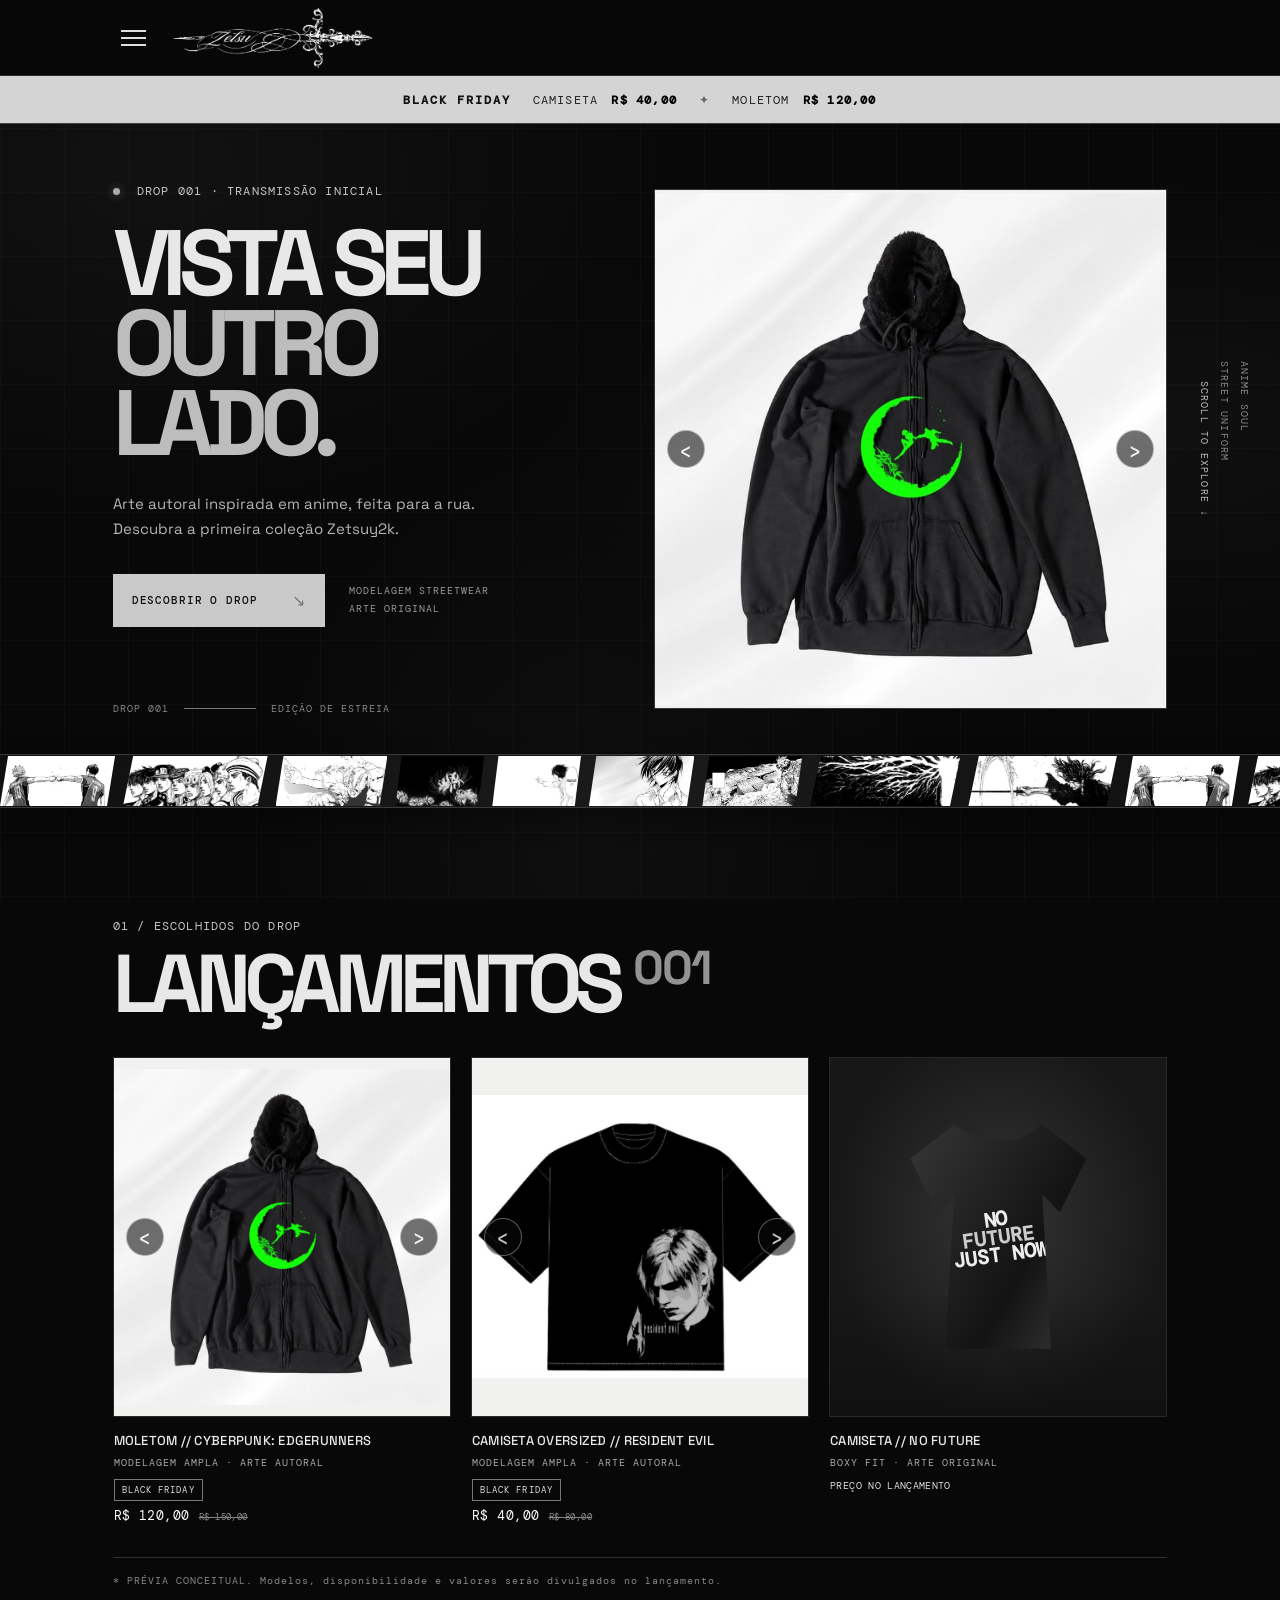
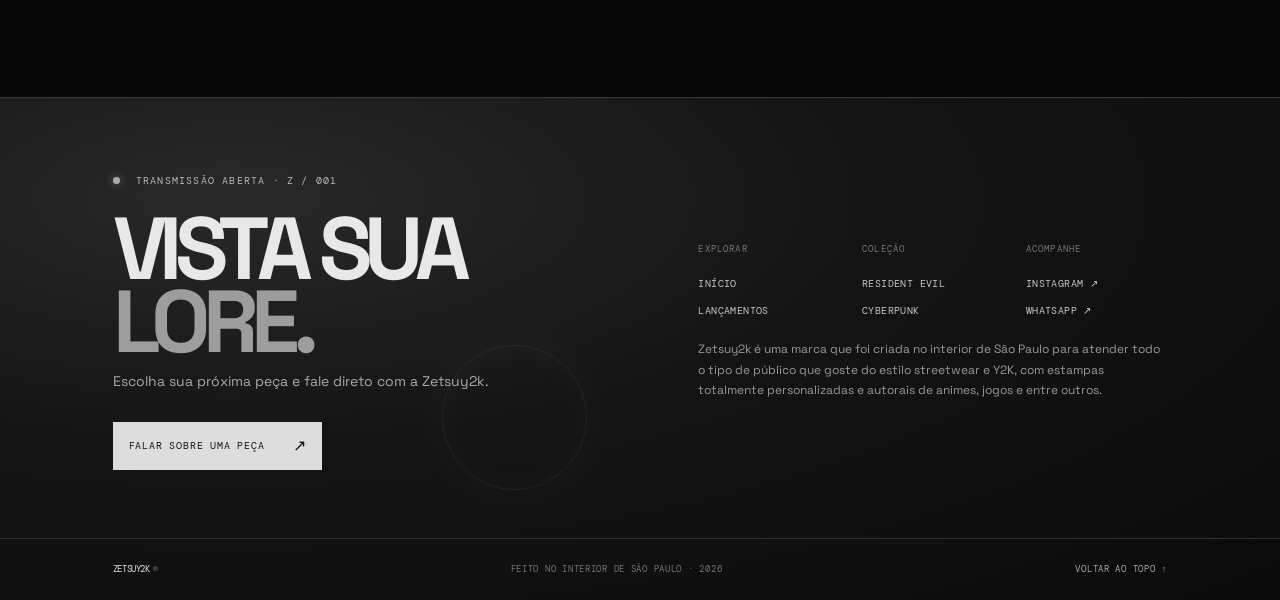
<file: index.html>
﻿<!doctype html>
<html lang="pt-BR">
<head>
  <meta charset="utf-8">
  <meta name="viewport" content="width=device-width, initial-scale=1">
  <meta name="theme-color" content="#101010">
  <meta name="description" content="Zetsuy2k — roupas streetwear com arte autoral inspirada no universo anime e na estética Y2K.">
  <title>Zetsuy2k — vista seu outro lado</title>
  <link rel="preconnect" href="https://fonts.googleapis.com">
  <link rel="preconnect" href="https://fonts.gstatic.com" crossorigin>
  <link href="https://fonts.googleapis.com/css2?family=DM+Mono:wght@400;500&family=New+Rocker&family=Space+Grotesk:wght@400;500;600;700&display=swap" rel="stylesheet">
  <link rel="stylesheet" href="style.css">
</head>
<body>
  <header class="site-header">
    <button class="menu-toggle" type="button" aria-label="Abrir menu" aria-expanded="false" aria-controls="site-menu"><span></span><span></span><span></span></button>
    <a class="logo" href="#inicio" aria-label="Zetsuy2k, início"><img class="logo-image" src="assets/zetsuy2k-mark.png" alt="Zetsuy2k"></a>
    <nav class="menu-drawer" id="site-menu" aria-label="Navegação principal" hidden>
      <p class="menu-note">PEDIDOS VIA DM</p>
      <a class="menu-social menu-whatsapp" href="https://wa.me/5516991277349?text=Opa%2C%20tudo%20bem%3F%20Vi%20suas%20pe%C3%A7as%20l%C3%A1%20no%20site%20e%20gostaria%20de%20encomendar%20elas%2Ftirar%20umas%20d%C3%BAvidas%20com%20voc%C3%AA%21" target="_blank" rel="noreferrer" aria-label="WhatsApp da Zetsuy2k" title="WhatsApp">
        <svg class="whatsapp-icon" viewBox="0 0 24 24" aria-hidden="true"><path d="M20 11.5a8 8 0 0 1-11.8 7L4 19.7l1.2-4.1A8 8 0 1 1 20 11.5Z"/><path d="M8.2 7.2c-.5.1-.9.5-1.1 1.1-.3 1 .5 2.8 2 4.5 1.4 1.6 3.6 2.9 4.8 2.5.7-.2 1.1-.7 1.3-1.3l-2.3-1.1-1 .9c-.9-.4-1.9-1.4-2.4-2.4l.9-1-1.1-2.3c-.4-.1-.8-.1-1.1.1Z"/></svg>
        <span>WHATSAPP</span>
      </a>
      <a class="menu-social menu-instagram" href="https://www.instagram.com/zetsuy2k/" target="_blank" rel="noreferrer" aria-label="Instagram da Zetsuy2k" title="Instagram">
        <svg class="instagram-icon" viewBox="0 0 24 24" aria-hidden="true"><rect x="3" y="3" width="18" height="18" rx="5"/><circle cx="12" cy="12" r="4"/><circle class="instagram-dot" cx="18" cy="6" r="1"/></svg>
        <span>INSTAGRAM</span>
      </a>
      <div class="menu-categories" aria-label="Animes e jogos disponíveis">
        <a href="resident-evil.html">RESIDENT EVIL</a>
        <a href="cyberpunk.html">CYBERPUNK</a>
      </div>
    </nav>
  </header>

  <aside class="promo-strip" aria-label="Promoção Black Friday">
    <span class="promo-name">BLACK FRIDAY</span>
    <a href="resident-evil.html">CAMISETA <strong>R$ 40,00</strong></a>
    <span class="promo-divider" aria-hidden="true">✦</span>
    <a href="cyberpunk.html">MOLETOM <strong>R$ 120,00</strong></a>
  </aside>

  <main>
    <section class="hero" id="inicio">
      <div class="hero-copy">
        <p class="eyebrow"><span class="pulse"></span> DROP 001 · TRANSMISSÃO INICIAL</p>
        <h1>VISTA SEU<br><span>OUTRO LADO.</span></h1>
        <p class="hero-text">Arte autoral inspirada em anime, feita para a rua. Descubra a primeira coleção Zetsuy2k.</p>
        <div class="hero-actions"><a class="button button-light" href="#drop">DESCOBRIR O DROP <span>↘</span></a><span class="small-note">MODELAGEM STREETWEAR<br>ARTE ORIGINAL</span></div>
        <div class="hero-index"><span>DROP 001</span><span class="index-line"></span><span>EDIÇÃO DE ESTREIA</span></div>
      </div>
      <div class="hero-art product-gallery hero-gallery" id="hero-gallery" data-gallery="hoodie" role="group" aria-label="Destaque: galeria de fotos do moletom Zetsuy2k" aria-roledescription="carrossel" tabindex="0">
        <div class="art-grid"></div><div class="orbit orbit-one"></div><div class="orbit orbit-two"></div>
        <img class="gallery-backdrop" src="assets/moletom-frente.jpg" alt="" aria-hidden="true">
        <img class="gallery-photo product-cutout" src="assets/moletom-frente.jpg" alt="Moletom Zetsuy2k preto visto de frente, com estampa verde" tabindex="0" aria-haspopup="dialog">
        <button class="gallery-arrow gallery-prev" type="button" aria-label="Imagem anterior">‹</button>
        <button class="gallery-arrow gallery-next" type="button" aria-label="Próxima imagem">›</button>
      </div>
      <div class="hero-side">ANIME SOUL<br>STREET UNIFORM<br><span>SCROLL TO EXPLORE ↓</span></div>
    </section>

    <section class="ticker" aria-label="Conceito da marca">
      <div>
        <span class="ticker-loop" aria-hidden="true"><img src="assets/manga-ticker/01-haikyuu.jpg" alt=""><img src="assets/manga-ticker/02-jojo.jpg" alt=""><img src="assets/manga-ticker/03-manga-panel.jpg" alt=""><img src="assets/manga-ticker/04-flowers.jpg" alt=""><img src="assets/manga-ticker/05-death-note.jpg" alt=""><img src="assets/manga-ticker/06-manga-portrait.jpg" alt=""><img src="assets/manga-ticker/07-manga-city.jpg" alt=""><img src="assets/manga-ticker/08-lightning.jpg" alt=""><img src="assets/manga-ticker/09-sword.jpg" alt=""></span>
        <span class="ticker-loop" aria-hidden="true"><img src="assets/manga-ticker/01-haikyuu.jpg" alt=""><img src="assets/manga-ticker/02-jojo.jpg" alt=""><img src="assets/manga-ticker/03-manga-panel.jpg" alt=""><img src="assets/manga-ticker/04-flowers.jpg" alt=""><img src="assets/manga-ticker/05-death-note.jpg" alt=""><img src="assets/manga-ticker/06-manga-portrait.jpg" alt=""><img src="assets/manga-ticker/07-manga-city.jpg" alt=""><img src="assets/manga-ticker/08-lightning.jpg" alt=""><img src="assets/manga-ticker/09-sword.jpg" alt=""></span>
        <span class="ticker-loop" aria-hidden="true"><img src="assets/manga-ticker/01-haikyuu.jpg" alt=""><img src="assets/manga-ticker/02-jojo.jpg" alt=""><img src="assets/manga-ticker/03-manga-panel.jpg" alt=""><img src="assets/manga-ticker/04-flowers.jpg" alt=""><img src="assets/manga-ticker/05-death-note.jpg" alt=""><img src="assets/manga-ticker/06-manga-portrait.jpg" alt=""><img src="assets/manga-ticker/07-manga-city.jpg" alt=""><img src="assets/manga-ticker/08-lightning.jpg" alt=""><img src="assets/manga-ticker/09-sword.jpg" alt=""></span>
        <span class="ticker-loop" aria-hidden="true"><img src="assets/manga-ticker/01-haikyuu.jpg" alt=""><img src="assets/manga-ticker/02-jojo.jpg" alt=""><img src="assets/manga-ticker/03-manga-panel.jpg" alt=""><img src="assets/manga-ticker/04-flowers.jpg" alt=""><img src="assets/manga-ticker/05-death-note.jpg" alt=""><img src="assets/manga-ticker/06-manga-portrait.jpg" alt=""><img src="assets/manga-ticker/07-manga-city.jpg" alt=""><img src="assets/manga-ticker/08-lightning.jpg" alt=""><img src="assets/manga-ticker/09-sword.jpg" alt=""></span>
      </div>
    </section>

    <section class="drop section-wrap" id="drop">
      <div class="section-heading"><div><p class="eyebrow">01 / ESCOLHIDOS DO DROP</p><h2>LANÇAMENTOS <span>001</span></h2></div></div>
      <div class="product-grid">
        <article class="product-card">
          <div class="product-image product-one product-gallery" id="hoodie-gallery" data-gallery="hoodie" role="group" aria-label="Galeria de fotos do moletom Zetsuy2k" aria-roledescription="carrossel" tabindex="0">
            <img class="gallery-backdrop" src="assets/moletom-frente.jpg" alt="" aria-hidden="true">
            <img class="gallery-photo product-cutout" src="assets/moletom-frente.jpg" alt="Moletom Zetsuy2k preto visto de frente, com estampa verde" tabindex="0" aria-haspopup="dialog">
            <button class="gallery-arrow gallery-prev" type="button" aria-label="Imagem anterior">‹</button>
            <button class="gallery-arrow gallery-next" type="button" aria-label="Próxima imagem">›</button>
          </div>
          <div class="product-info"><div><h3><a href="cyberpunk.html">MOLETOM // CYBERPUNK: EDGERUNNERS</a></h3><p>MODELAGEM AMPLA · ARTE AUTORAL</p><span class="sale-tag">BLACK FRIDAY</span><strong class="sale-price">R$ 120,00 <del>R$ 150,00</del></strong></div></div>
        </article>
        <article class="product-card">
          <div class="product-image product-two product-gallery" id="tee-gallery" data-gallery="tee" role="group" aria-label="Galeria de fotos da camiseta Resident Evil" aria-roledescription="carrossel" tabindex="0">
            <img class="gallery-backdrop" src="assets/camiseta-resident-frente.jpg" alt="" aria-hidden="true">
            <img class="gallery-photo product-cutout" src="assets/camiseta-resident-frente.jpg" alt="Camiseta preta Zetsuy2k com estampa de Resident Evil, vista de frente" tabindex="0" aria-haspopup="dialog">
            <button class="gallery-arrow gallery-prev" type="button" aria-label="Imagem anterior">‹</button>
            <button class="gallery-arrow gallery-next" type="button" aria-label="Próxima imagem">›</button>
          </div>
          <div class="product-info"><div><h3><a href="resident-evil.html">CAMISETA OVERSIZED // RESIDENT EVIL</a></h3><p>MODELAGEM AMPLA · ARTE AUTORAL</p><span class="sale-tag">BLACK FRIDAY</span><strong class="sale-price">R$ 40,00 <del>R$ 80,00</del></strong></div></div>
        </article>
        <article class="product-card">
          <div class="product-image product-three"><div class="mock-tee"><div class="tee-print">NO<br><span>FUTURE</span><br>JUST NOW</div></div></div>
          <div class="product-info"><div><h3>CAMISETA // NO FUTURE</h3><p>BOXY FIT · ARTE ORIGINAL</p><strong>PREÇO NO LANÇAMENTO</strong></div></div>
        </article>
      </div>
      <p class="drop-footnote">* PRÉVIA CONCEITUAL. Modelos, disponibilidade e valores serão divulgados no lançamento.</p>
    </section>

  </main>

  <footer class="site-footer" id="contato">
    <div class="footer-main">
      <div class="footer-signoff">
        <p class="eyebrow"><span class="pulse"></span> TRANSMISSÃO ABERTA · Z / 001</p>
        <h2>VISTA SUA<br><span>LORE.</span></h2>
        <p>Escolha sua próxima peça e fale direto com a Zetsuy2k.</p>
        <a class="footer-cta" href="https://wa.me/5516991277349?text=Opa%2C%20vi%20o%20site%20da%20Zetsuy2k%20e%20quero%20saber%20mais%20sobre%20as%20pe%C3%A7as." target="_blank" rel="noreferrer">FALAR SOBRE UMA PEÇA <span>↗</span></a>
      </div>
      <div class="footer-nav-area">
        <nav class="footer-links" aria-label="Links do rodapé">
          <div><span class="footer-label">EXPLORAR</span><a href="#inicio">INÍCIO</a><a href="#drop">LANÇAMENTOS</a></div>
          <div><span class="footer-label">COLEÇÃO</span><a href="resident-evil.html">RESIDENT EVIL</a><a href="cyberpunk.html">CYBERPUNK</a></div>
          <div><span class="footer-label">ACOMPANHE</span><a href="https://www.instagram.com/zetsuy2k/" target="_blank" rel="noreferrer">INSTAGRAM ↗</a><a href="https://wa.me/5516991277349" target="_blank" rel="noreferrer">WHATSAPP ↗</a></div>
        </nav>
        <p class="footer-letter">Zetsuy2k &eacute; uma marca que foi criada no interior de S&atilde;o Paulo para atender todo o tipo de p&uacute;blico que goste do estilo streetwear e Y2K, com estampas totalmente personalizadas e autorais de animes, jogos e entre outros.</p>
      </div>
    </div>
    <div class="footer-bottom"><a class="footer-brand" href="#inicio">ZETSUY2K<span>®</span></a><span>FEITO NO INTERIOR DE SÃO PAULO · 2026</span><a class="footer-top" href="#inicio" aria-label="Voltar ao topo">VOLTAR AO TOPO ↑</a></div>
  </footer>

  <div class="image-lightbox" id="image-lightbox" aria-hidden="true" role="dialog" aria-modal="true" aria-label="Imagem ampliada">
    <button class="lightbox-close" type="button" aria-label="Fechar imagem ampliada">×</button>
    <button class="lightbox-arrow lightbox-prev" type="button" aria-label="Imagem anterior">‹</button>
    <img class="lightbox-photo" alt="">
    <button class="lightbox-arrow lightbox-next" type="button" aria-label="Próxima imagem">›</button>
  </div>
  <script src="script.js" defer></script>
</body>
</html>
</file>
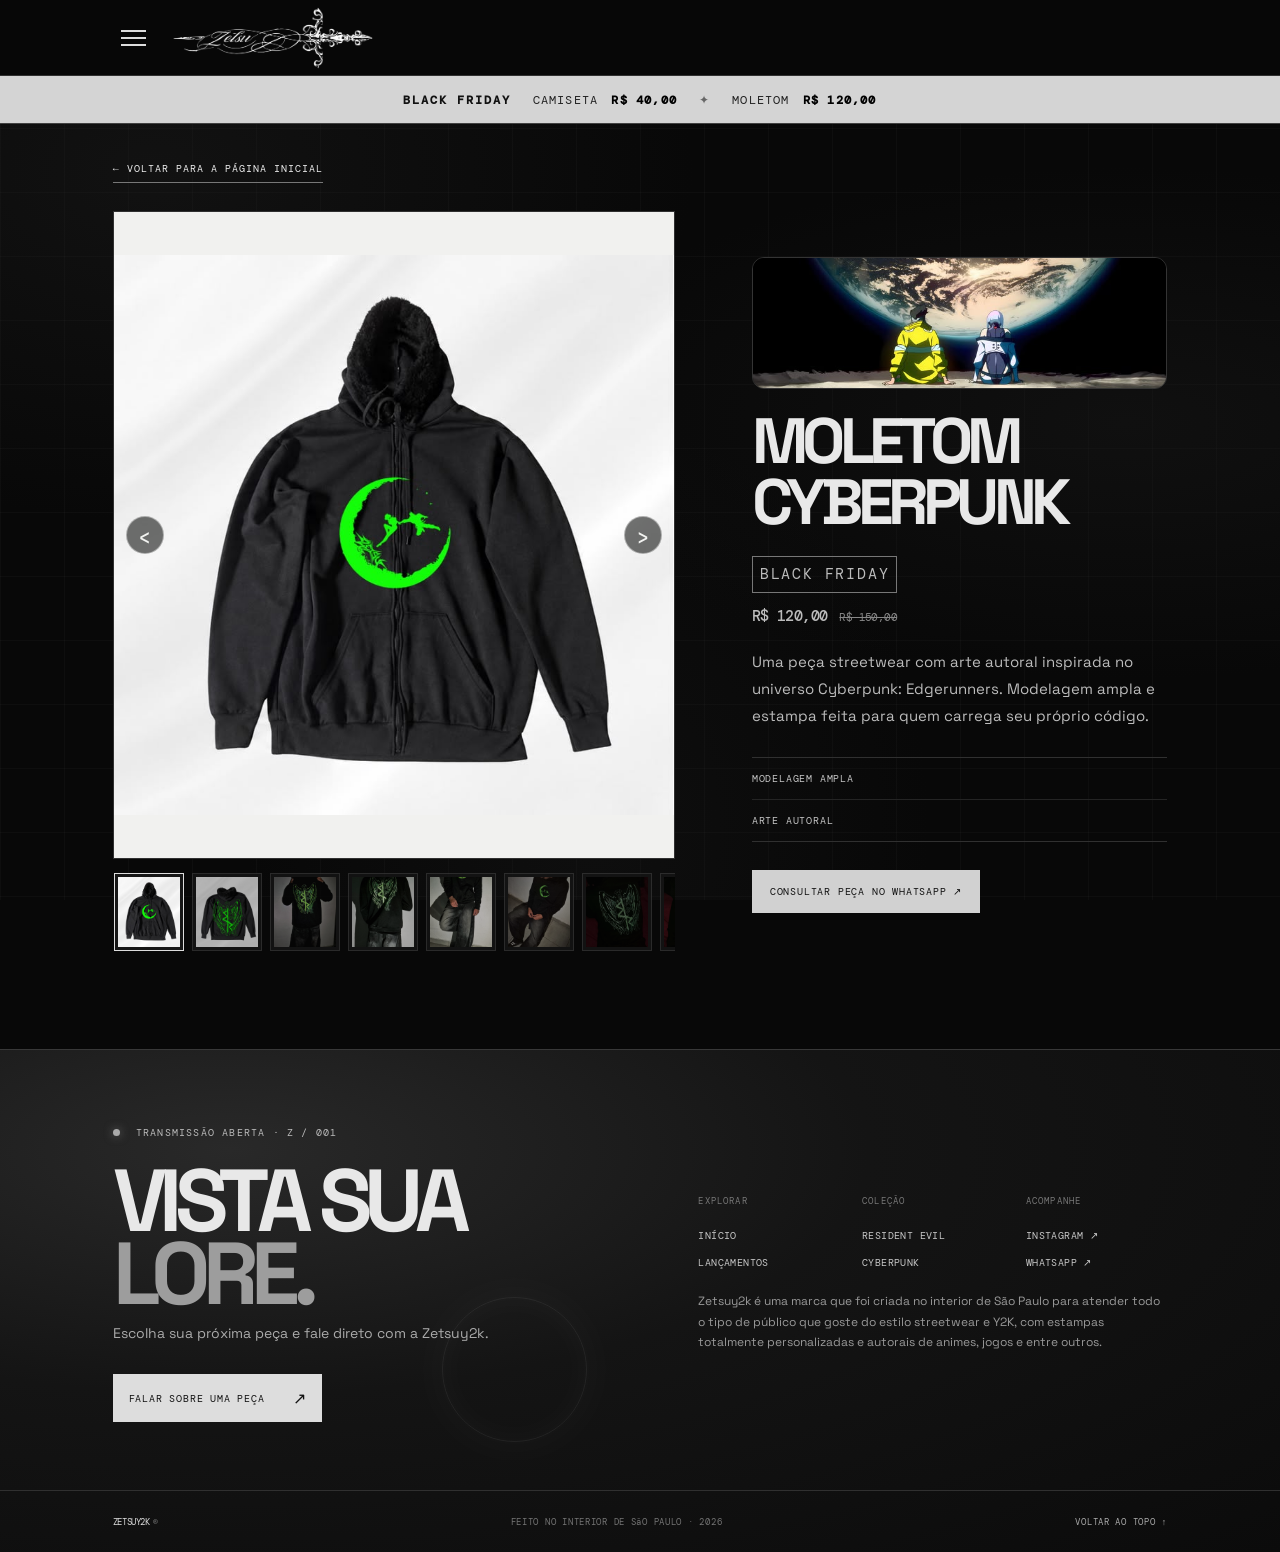
<file: cyberpunk.html>
<!doctype html>
<html lang="pt-BR">
<head>
  <meta charset="utf-8">
  <meta name="viewport" content="width=device-width, initial-scale=1">
  <meta name="theme-color" content="#080808">
  <meta name="description" content="Moletom Cyberpunk: Edgerunners da Zetsuy2k, com arte autoral e modelagem streetwear.">
  <title>Moletom Cyberpunk — Zetsuy2k</title>
  <link rel="preconnect" href="https://fonts.googleapis.com">
  <link rel="preconnect" href="https://fonts.gstatic.com" crossorigin>
  <link href="https://fonts.googleapis.com/css2?family=DM+Mono:wght@400;500&family=Space+Grotesk:wght@400;500;600;700&display=swap" rel="stylesheet">
  <link rel="stylesheet" href="style.css">
  <script src="script.js" defer></script>
</head>
<body id="inicio">
  <header class="site-header">
    <button class="menu-toggle" type="button" aria-label="Abrir menu" aria-expanded="false" aria-controls="site-menu"><span></span><span></span><span></span></button>
    <a class="logo" href="index.html#inicio" aria-label="Zetsuy2k, início"><img class="logo-image" src="assets/zetsuy2k-mark.png" alt="Zetsuy2k"></a>
    <nav class="menu-drawer" id="site-menu" aria-label="Navegação principal" hidden>
      <p class="menu-note">PEDIDOS VIA DM</p>
      <a class="menu-social menu-whatsapp" href="https://wa.me/5516991277349?text=Opa%2C%20tudo%20bem%3F%20Vi%20suas%20pe%C3%A7as%20l%C3%A1%20no%20site%20e%20gostaria%20de%20encomendar%20elas%2Ftirar%20umas%20d%C3%BAvidas%20com%20voc%C3%AA%21" target="_blank" rel="noreferrer" aria-label="WhatsApp da Zetsuy2k" title="WhatsApp"><svg class="whatsapp-icon" viewBox="0 0 24 24" aria-hidden="true"><path d="M20 11.5a8 8 0 0 1-11.8 7L4 19.7l1.2-4.1A8 8 0 1 1 20 11.5Z"/><path d="M8.2 7.2c-.5.1-.9.5-1.1 1.1-.3 1 .5 2.8 2 4.5 1.4 1.6 3.6 2.9 4.8 2.5.7-.2 1.1-.7 1.3-1.3l-2.3-1.1-1 .9c-.9-.4-1.9-1.4-2.4-2.4l.9-1-1.1-2.3c-.4-.1-.8-.1-1.1.1Z"/></svg><span>WHATSAPP</span></a>
      <a class="menu-social menu-instagram" href="https://www.instagram.com/zetsuy2k/" target="_blank" rel="noreferrer" aria-label="Instagram da Zetsuy2k" title="Instagram"><svg class="instagram-icon" viewBox="0 0 24 24" aria-hidden="true"><rect x="3" y="3" width="18" height="18" rx="5"/><circle cx="12" cy="12" r="4"/><circle class="instagram-dot" cx="18" cy="6" r="1"/></svg><span>INSTAGRAM</span></a>
      <div class="menu-categories" aria-label="Animes e jogos disponíveis"><a href="resident-evil.html">RESIDENT EVIL</a><a href="cyberpunk.html">CYBERPUNK</a></div>
    </nav>
  </header>

  <aside class="promo-strip" aria-label="Promoção Black Friday">
    <span class="promo-name">BLACK FRIDAY</span>
    <a href="resident-evil.html">CAMISETA <strong>R$ 40,00</strong></a>
    <span class="promo-divider" aria-hidden="true">✦</span>
    <a href="cyberpunk.html">MOLETOM <strong>R$ 120,00</strong></a>
  </aside>

  <main class="product-detail-page">
    <a class="detail-back" href="index.html">← VOLTAR PARA A PÁGINA INICIAL</a>
    <section class="product-detail-layout" aria-labelledby="product-title">
      <div class="product-detail-media">
        <div class="product-gallery product-detail-gallery product-one" data-gallery="hoodie" role="group" aria-label="Galeria do moletom Cyberpunk: Edgerunners" aria-roledescription="carrossel" tabindex="0">
          <img class="gallery-backdrop" src="assets/moletom-frente.jpg" alt="" aria-hidden="true">
          <img class="gallery-photo product-cutout" src="assets/moletom-frente.jpg" alt="Moletom Zetsuy2k com estampa autoral Cyberpunk, visto de frente" tabindex="0" aria-haspopup="dialog">
          <button class="gallery-arrow gallery-prev" type="button" aria-label="Imagem anterior">‹</button>
          <button class="gallery-arrow gallery-next" type="button" aria-label="Próxima imagem">›</button>
        </div>
        <div class="gallery-thumbnails" aria-label="Escolha uma foto do moletom">
          <button type="button" data-slide-index="0" aria-label="Ver moletom Cyberpunk de frente"><img src="assets/moletom-frente.jpg" alt=""></button>
          <button type="button" data-slide-index="1" aria-label="Ver moletom Cyberpunk de costas"><img src="assets/moletom-costas.jpg" alt=""></button>
          <button type="button" data-slide-index="2" aria-label="Ver look Cyberpunk 1"><img src="assets/look-costas-01.jpg" alt=""></button>
          <button type="button" data-slide-index="3" aria-label="Ver look Cyberpunk 2"><img src="assets/look-costas-02.jpg" alt=""></button>
          <button type="button" data-slide-index="4" aria-label="Ver look Cyberpunk 3"><img src="assets/look-frente.jpg" alt=""></button>
          <button type="button" data-slide-index="5" aria-label="Ver look Cyberpunk 4"><img src="assets/look-sentado.jpg" alt=""></button>
          <button type="button" data-slide-index="6" aria-label="Ver look Cyberpunk 5"><img src="assets/look-costas-03.jpg" alt=""></button>
          <button type="button" data-slide-index="7" aria-label="Ver look Cyberpunk 6"><img src="assets/look-costas-04.jpg" alt=""></button>
        </div>
      </div>
      <div class="product-detail-copy">
        <div class="cyberpunk-banner-frame"><img class="cyberpunk-banner" src="assets/cyberpunk-banner.jpg" alt="Lucy e David observam a Terra em Cyberpunk: Edgerunners" loading="lazy"></div>
        <h1 id="product-title">MOLETOM<br>CYBERPUNK</h1>
        <p class="sale-tag">BLACK FRIDAY</p>
        <p class="detail-price"><span>R$ 120,00</span> <del>R$ 150,00</del></p>
        <p>Uma peça streetwear com arte autoral inspirada no universo Cyberpunk: Edgerunners. Modelagem ampla e estampa feita para quem carrega seu próprio código.</p>
        <ul class="detail-specs">
          <li>MODELAGEM AMPLA</li>
          <li>ARTE AUTORAL</li>
        </ul>
        <a class="detail-order" href="https://wa.me/5516991277349?text=Opa%2C%20tudo%20bem%3F%20Vi%20o%20moletom%20Cyberpunk%20no%20site%20e%20gostaria%20de%20encomendar%20ou%20tirar%20umas%20d%C3%BAvidas%21" target="_blank" rel="noreferrer">CONSULTAR PEÇA NO WHATSAPP ↗</a>
      </div>
    </section>
  </main>

  <footer class="site-footer" id="contato">
    <div class="footer-main">
      <div class="footer-signoff">
        <p class="eyebrow"><span class="pulse"></span> TRANSMISSÃO ABERTA · Z / 001</p>
        <h2>VISTA SUA<br><span>LORE.</span></h2>
        <p>Escolha sua próxima peça e fale direto com a Zetsuy2k.</p>
        <a class="footer-cta" href="https://wa.me/5516991277349?text=Opa%2C%20vi%20o%20site%20da%20Zetsuy2k%20e%20quero%20saber%20mais%20sobre%20as%20pe%C3%A7as." target="_blank" rel="noreferrer">FALAR SOBRE UMA PEÇA <span>↗</span></a>
      </div>
      <div class="footer-nav-area">
        <nav class="footer-links" aria-label="Links do rodapé">
          <div><span class="footer-label">EXPLORAR</span><a href="index.html#inicio">INÍCIO</a><a href="index.html#drop">LANÇAMENTOS</a></div>
          <div><span class="footer-label">COLEÇÃO</span><a href="resident-evil.html">RESIDENT EVIL</a><a href="cyberpunk.html">CYBERPUNK</a></div>
          <div><span class="footer-label">ACOMPANHE</span><a href="https://www.instagram.com/zetsuy2k/" target="_blank" rel="noreferrer">INSTAGRAM ↗</a><a href="https://wa.me/5516991277349" target="_blank" rel="noreferrer">WHATSAPP ↗</a></div>
        </nav>
        <p class="footer-letter">Zetsuy2k &eacute; uma marca que foi criada no interior de S&atilde;o Paulo para atender todo o tipo de p&uacute;blico que goste do estilo streetwear e Y2K, com estampas totalmente personalizadas e autorais de animes, jogos e entre outros.</p>
      </div>
    </div>
    <div class="footer-bottom"><a class="footer-brand" href="index.html#inicio">ZETSUY2K<span>®</span></a><span>FEITO NO INTERIOR DE S&atilde;O PAULO &middot; 2026</span><a class="footer-top" href="#inicio" aria-label="Voltar ao topo">VOLTAR AO TOPO ↑</a></div>
  </footer>

  <div class="image-lightbox" id="image-lightbox" aria-hidden="true" role="dialog" aria-modal="true" aria-label="Imagem ampliada">
    <button class="lightbox-close" type="button" aria-label="Fechar imagem ampliada">×</button>
    <button class="lightbox-arrow lightbox-prev" type="button" aria-label="Imagem anterior">‹</button>
    <img class="lightbox-photo" alt="">
    <button class="lightbox-arrow lightbox-next" type="button" aria-label="Próxima imagem">›</button>
  </div>
</body>
</html>
</file>
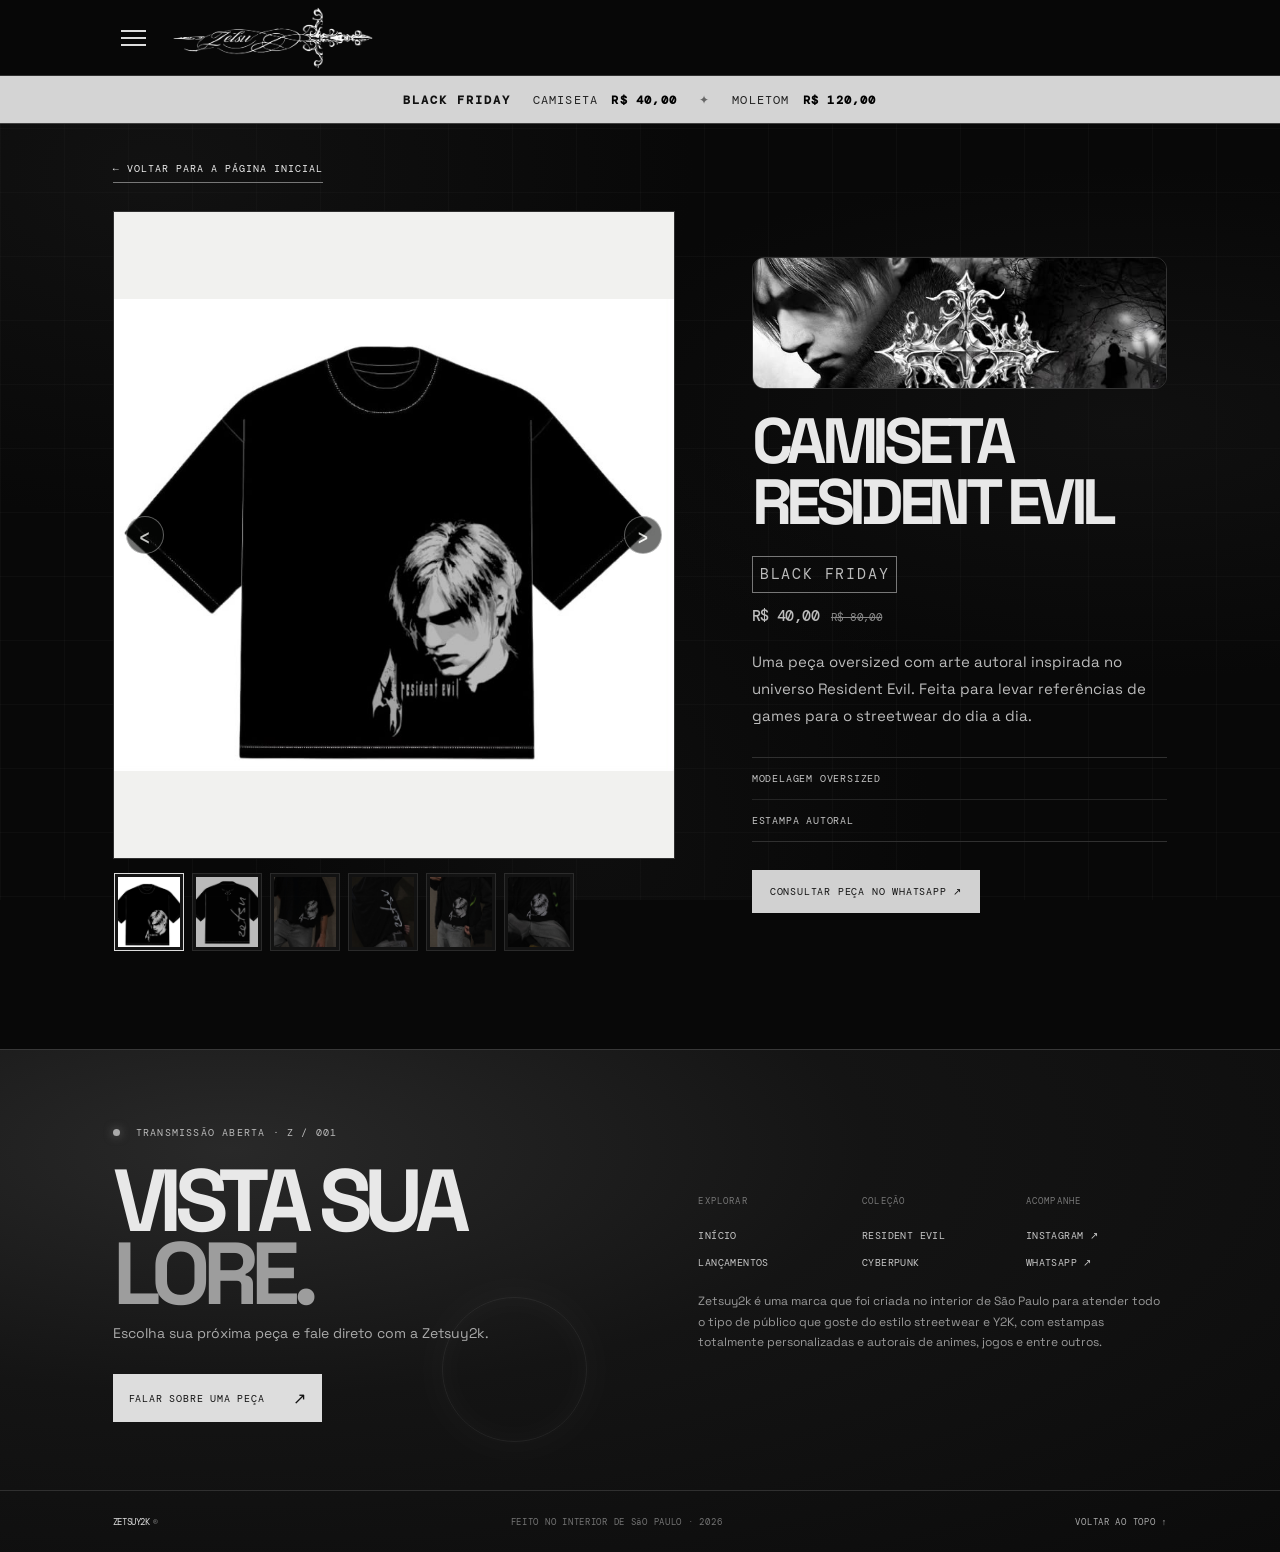
<file: resident-evil.html>
<!doctype html>
<html lang="pt-BR">
<head>
  <meta charset="utf-8">
  <meta name="viewport" content="width=device-width, initial-scale=1">
  <meta name="theme-color" content="#080808">
  <meta name="description" content="Camiseta oversized Resident Evil da Zetsuy2k, com arte autoral e estilo streetwear.">
  <title>Camiseta Resident Evil — Zetsuy2k</title>
  <link rel="preconnect" href="https://fonts.googleapis.com">
  <link rel="preconnect" href="https://fonts.gstatic.com" crossorigin>
  <link href="https://fonts.googleapis.com/css2?family=DM+Mono:wght@400;500&family=Space+Grotesk:wght@400;500;600;700&display=swap" rel="stylesheet">
  <link rel="stylesheet" href="style.css">
  <script src="script.js" defer></script>
</head>
<body id="inicio">
  <header class="site-header">
    <button class="menu-toggle" type="button" aria-label="Abrir menu" aria-expanded="false" aria-controls="site-menu"><span></span><span></span><span></span></button>
    <a class="logo" href="index.html#inicio" aria-label="Zetsuy2k, início"><img class="logo-image" src="assets/zetsuy2k-mark.png" alt="Zetsuy2k"></a>
    <nav class="menu-drawer" id="site-menu" aria-label="Navegação principal" hidden>
      <p class="menu-note">PEDIDOS VIA DM</p>
      <a class="menu-social menu-whatsapp" href="https://wa.me/5516991277349?text=Opa%2C%20tudo%20bem%3F%20Vi%20suas%20pe%C3%A7as%20l%C3%A1%20no%20site%20e%20gostaria%20de%20encomendar%20elas%2Ftirar%20umas%20d%C3%BAvidas%20com%20voc%C3%AA%21" target="_blank" rel="noreferrer" aria-label="WhatsApp da Zetsuy2k" title="WhatsApp"><svg class="whatsapp-icon" viewBox="0 0 24 24" aria-hidden="true"><path d="M20 11.5a8 8 0 0 1-11.8 7L4 19.7l1.2-4.1A8 8 0 1 1 20 11.5Z"/><path d="M8.2 7.2c-.5.1-.9.5-1.1 1.1-.3 1 .5 2.8 2 4.5 1.4 1.6 3.6 2.9 4.8 2.5.7-.2 1.1-.7 1.3-1.3l-2.3-1.1-1 .9c-.9-.4-1.9-1.4-2.4-2.4l.9-1-1.1-2.3c-.4-.1-.8-.1-1.1.1Z"/></svg><span>WHATSAPP</span></a>
      <a class="menu-social menu-instagram" href="https://www.instagram.com/zetsuy2k/" target="_blank" rel="noreferrer" aria-label="Instagram da Zetsuy2k" title="Instagram"><svg class="instagram-icon" viewBox="0 0 24 24" aria-hidden="true"><rect x="3" y="3" width="18" height="18" rx="5"/><circle cx="12" cy="12" r="4"/><circle class="instagram-dot" cx="18" cy="6" r="1"/></svg><span>INSTAGRAM</span></a>
      <div class="menu-categories" aria-label="Animes e jogos disponíveis"><a href="resident-evil.html">RESIDENT EVIL</a><a href="cyberpunk.html">CYBERPUNK</a></div>
    </nav>
  </header>

  <aside class="promo-strip" aria-label="Promoção Black Friday">
    <span class="promo-name">BLACK FRIDAY</span>
    <a href="resident-evil.html">CAMISETA <strong>R$ 40,00</strong></a>
    <span class="promo-divider" aria-hidden="true">✦</span>
    <a href="cyberpunk.html">MOLETOM <strong>R$ 120,00</strong></a>
  </aside>

  <main class="product-detail-page">
    <a class="detail-back" href="index.html">← VOLTAR PARA A PÁGINA INICIAL</a>
    <section class="product-detail-layout" aria-labelledby="product-title">
      <div class="product-detail-media">
        <div class="product-gallery product-detail-gallery product-two" data-gallery="tee" role="group" aria-label="Galeria da camiseta Resident Evil" aria-roledescription="carrossel" tabindex="0">
          <img class="gallery-backdrop" src="assets/camiseta-resident-frente.jpg" alt="" aria-hidden="true">
          <img class="gallery-photo product-cutout" src="assets/camiseta-resident-frente.jpg" alt="Camiseta preta Zetsuy2k com estampa de Resident Evil, vista de frente" tabindex="0" aria-haspopup="dialog">
          <button class="gallery-arrow gallery-prev" type="button" aria-label="Imagem anterior">‹</button>
          <button class="gallery-arrow gallery-next" type="button" aria-label="Próxima imagem">›</button>
        </div>
        <div class="gallery-thumbnails" aria-label="Escolha uma foto da camiseta">
          <button type="button" data-slide-index="0" aria-label="Ver camiseta Resident Evil de frente"><img src="assets/camiseta-resident-frente.jpg" alt=""></button>
          <button type="button" data-slide-index="1" aria-label="Ver camiseta Resident Evil de costas"><img src="assets/camiseta-resident-costas.jpg" alt=""></button>
          <button type="button" data-slide-index="2" aria-label="Ver look Resident Evil 1"><img src="assets/camiseta-look-01.jpg" alt=""></button>
          <button type="button" data-slide-index="3" aria-label="Ver look Resident Evil 2"><img src="assets/camiseta-look-02.jpg" alt=""></button>
          <button type="button" data-slide-index="4" aria-label="Ver look Resident Evil 3"><img src="assets/camiseta-look-03.jpg" alt=""></button>
          <button type="button" data-slide-index="5" aria-label="Ver look Resident Evil 4"><img src="assets/camiseta-look-04.jpg" alt=""></button>
        </div>
      </div>
      <div class="product-detail-copy">
        <div class="resident-banner-frame"><img class="resident-banner" src="assets/leon-banner.jpg" alt="Leon Kennedy em destaque no wallpaper de Resident Evil 4" loading="lazy"></div>
        <h1 id="product-title">CAMISETA<br>RESIDENT EVIL</h1>
        <p class="sale-tag">BLACK FRIDAY</p>
        <p class="detail-price"><span>R$ 40,00</span> <del>R$ 80,00</del></p>
        <p>Uma peça oversized com arte autoral inspirada no universo Resident Evil. Feita para levar referências de games para o streetwear do dia a dia.</p>
        <ul class="detail-specs">
          <li>MODELAGEM OVERSIZED</li>
          <li>ESTAMPA AUTORAL</li>
        </ul>
        <a class="detail-order" href="https://wa.me/5516991277349?text=Opa%2C%20tudo%20bem%3F%20Vi%20a%20camiseta%20Resident%20Evil%20no%20site%20e%20gostaria%20de%20encomendar%20ou%20tirar%20umas%20d%C3%BAvidas%21" target="_blank" rel="noreferrer">CONSULTAR PEÇA NO WHATSAPP ↗</a>
      </div>
    </section>
  </main>

  <footer class="site-footer" id="contato">
    <div class="footer-main">
      <div class="footer-signoff">
        <p class="eyebrow"><span class="pulse"></span> TRANSMISSÃO ABERTA · Z / 001</p>
        <h2>VISTA SUA<br><span>LORE.</span></h2>
        <p>Escolha sua próxima peça e fale direto com a Zetsuy2k.</p>
        <a class="footer-cta" href="https://wa.me/5516991277349?text=Opa%2C%20vi%20o%20site%20da%20Zetsuy2k%20e%20quero%20saber%20mais%20sobre%20as%20pe%C3%A7as." target="_blank" rel="noreferrer">FALAR SOBRE UMA PEÇA <span>↗</span></a>
      </div>
      <div class="footer-nav-area">
        <nav class="footer-links" aria-label="Links do rodapé">
          <div><span class="footer-label">EXPLORAR</span><a href="index.html#inicio">INÍCIO</a><a href="index.html#drop">LANÇAMENTOS</a></div>
          <div><span class="footer-label">COLEÇÃO</span><a href="resident-evil.html">RESIDENT EVIL</a><a href="cyberpunk.html">CYBERPUNK</a></div>
          <div><span class="footer-label">ACOMPANHE</span><a href="https://www.instagram.com/zetsuy2k/" target="_blank" rel="noreferrer">INSTAGRAM ↗</a><a href="https://wa.me/5516991277349" target="_blank" rel="noreferrer">WHATSAPP ↗</a></div>
        </nav>
        <p class="footer-letter">Zetsuy2k &eacute; uma marca que foi criada no interior de S&atilde;o Paulo para atender todo o tipo de p&uacute;blico que goste do estilo streetwear e Y2K, com estampas totalmente personalizadas e autorais de animes, jogos e entre outros.</p>
      </div>
    </div>
    <div class="footer-bottom"><a class="footer-brand" href="index.html#inicio">ZETSUY2K<span>®</span></a><span>FEITO NO INTERIOR DE S&atilde;O PAULO &middot; 2026</span><a class="footer-top" href="#inicio" aria-label="Voltar ao topo">VOLTAR AO TOPO ↑</a></div>
  </footer>

  <div class="image-lightbox" id="image-lightbox" aria-hidden="true" role="dialog" aria-modal="true" aria-label="Imagem ampliada">
    <button class="lightbox-close" type="button" aria-label="Fechar imagem ampliada">×</button>
    <button class="lightbox-arrow lightbox-prev" type="button" aria-label="Imagem anterior">‹</button>
    <img class="lightbox-photo" alt="">
    <button class="lightbox-arrow lightbox-next" type="button" aria-label="Próxima imagem">›</button>
  </div>
</body>
</html>
</file>
<file: style.css>
:root {
  color-scheme: dark;
  --bg: #080808;
  --surface: #111;
  --surface-raised: #181818;
  --ink: #e8e8e8;
  --muted: #a0a0a0;
  --subtle: #747474;
  --line: #303030;
  --accent: #bdbdbd;
  --mono: "DM Mono", monospace;
  --sans: "Space Grotesk", sans-serif;
}

*, *::before, *::after { box-sizing: border-box; }
html { scroll-behavior: smooth; scroll-padding-top: 130px; }
body { margin: 0; overflow-x: hidden; background-color: var(--bg); background-image: radial-gradient(ellipse at 12% 19%, #25252555 0, transparent 34%), radial-gradient(ellipse at 88% 47%, #1c1c1c66 0, transparent 38%), radial-gradient(ellipse at 46% 92%, #20202044 0, transparent 35%), linear-gradient(#ffffff06 1px, transparent 1px), linear-gradient(90deg, #ffffff06 1px, transparent 1px); background-size: auto, auto, auto, 64px 64px, 64px 64px; background-attachment: fixed; color: var(--ink); font-family: var(--sans); }
body.lightbox-open { overflow: hidden; }
a { color: inherit; text-decoration: none; }
button { font: inherit; }

/* Navegação fixa, marca e menu */
.site-header {
  position: sticky; top: 0; z-index: 1000; height: 76px; padding: 0 12px 0 8.8%;
  display: flex; align-items: center; justify-content: flex-start; gap: 8px;
  
  border-bottom: 1px solid var(--line); background: rgb(8 8 8 / 96%);
  backdrop-filter: blur(10px); -webkit-backdrop-filter: blur(10px);
}
.logo { position: static; display: block; width: 220px; height: 68px; flex: 0 0 auto; }
.logo-image { display: block; width: 100%; height: 100%; object-fit: contain; object-position: center; }
.instagram-icon { width: 28px; height: 28px; fill: none; stroke: currentColor; stroke-width: 1.8; stroke-linecap: round; stroke-linejoin: round; }
.instagram-icon .instagram-dot { fill: currentColor; stroke: none; }
.menu-toggle { width: 42px; height: 42px; padding: 9px 8px; display: flex; flex-direction: column; justify-content: center; gap: 5px; border: 0; background: transparent; color: #ddd; cursor: pointer; }
.menu-toggle span { display: block; width: 25px; height: 2px; background: currentColor; transition: transform .22s, opacity .22s; }
.menu-toggle:hover span { background: #fff; }
.menu-toggle[aria-expanded="true"] span:first-child { transform: translateY(7px) rotate(45deg); }
.menu-toggle[aria-expanded="true"] span:nth-child(2) { opacity: 0; }
.menu-toggle[aria-expanded="true"] span:last-child { transform: translateY(-7px) rotate(-45deg); }
.site-header .menu-drawer { position: absolute; top: 100%; left: 8.8%; z-index: 1001; width: 190px; padding: 7px; border: 1px solid #383838; background: #151515; box-shadow: 0 18px 45px #0009; }
.site-header .menu-drawer[hidden] { display: none; }
.site-header .menu-drawer a { display: block; padding: 15px 20px; color: #c9c9c9; font: 11px var(--mono); letter-spacing: .12em; transition: background .18s, color .18s; }
.site-header .menu-drawer a:hover, .site-header .menu-drawer a:focus-visible { background: #242424; color: #fff; }
.site-header .menu-drawer .menu-social { display: flex; width: 100%; min-height: 48px; padding: 8px 12px; align-items: center; gap: 12px; border-radius: 3px; }
.site-header .menu-drawer .menu-social:hover, .site-header .menu-drawer .menu-social:focus-visible { background: #242424; }
.menu-social .instagram-icon { width: 27px; height: 27px; }
.whatsapp-icon { width: 29px; height: 29px; fill: none; stroke: currentColor; stroke-width: 1.6; stroke-linecap: round; stroke-linejoin: round; }
.menu-social span { font: 10px var(--mono); letter-spacing: .1em; }
.menu-note { margin: 3px 5px 7px; padding: 8px 7px 12px; border-bottom: 1px solid #555; color: #f2f2f2; font: 600 11px var(--mono); letter-spacing: .14em; text-align: center; text-shadow: 0 0 12px #fff4; }
.menu-categories { display: grid; gap: 4px; margin-top: 5px; padding: 10px 5px 6px; border-top: 1px solid #555; }
.site-header .menu-drawer .menu-categories a { padding: 10px 9px; color: #aaa; font: 9px var(--mono); letter-spacing: .09em; }
.site-header .menu-drawer .menu-categories a:hover, .site-header .menu-drawer .menu-categories a:focus-visible { background: transparent; color: #fff; }
.promo-strip { position: sticky; top: 76px; z-index: 900; display: flex; min-height: 48px; padding: 10px 5%; align-items: center; justify-content: center; gap: 22px; border-bottom: 1px solid #414141; background: #d4d4d4; color: #111; font: 12px var(--mono); letter-spacing: .1em; }
.promo-strip a { color: #222; transition: color .2s; }
.promo-strip a:hover { color: #666; }
.promo-strip strong { margin-left: 5px; color: #000; font-weight: 700; }
.promo-name { font-weight: 700; letter-spacing: .16em; }
.promo-divider { color: #666; }

/* Apresentação principal */
.hero { position: relative; min-height: 535px; height: min(630px, calc(100vh - 76px)); padding: 54px 8.8% 34px; display: grid; grid-template-columns: 1fr 1.04fr; align-items: center; gap: 4.5%; }
.hero-copy { z-index: 1; }
.eyebrow, .small-note, .hero-index, .ticker, .product-info p, .status, .drop-footnote, footer > span { font-family: var(--mono); letter-spacing: .1em; }
.eyebrow { margin: 0 0 25px; color: #c5c5c5; font-size: 12px; }
.pulse { display: inline-block; width: 7px; height: 7px; margin-right: 9px; border-radius: 50%; background: #aaa; box-shadow: 0 0 10px #aaa8; }
h1 { margin: 0 0 27px; font-size: clamp(52px, 7.25vw, 104px); font-weight: 700; line-height: .86; letter-spacing: -.085em; }
h1 span, h2 span { color: #bdbdbd; }
.hero-text { max-width: 390px; color: #b5b5b5; font-size: 15px; line-height: 1.7; }
.hero-actions { display: flex; align-items: center; gap: 24px; margin-top: 32px; }
.button { display: inline-flex; align-items: center; justify-content: space-between; gap: 34px; padding: 16px 19px; font: 500 11px var(--mono); letter-spacing: .08em; }
.button-light { background: #c9c9c9; color: #111; }
.button span { color: #777; font-size: 16px; }
.small-note { color: #999; font-size: 10px; line-height: 1.8; }
.hero-index { display: flex; align-items: center; gap: 15px; margin-top: 75px; color: #888; font-size: 10px; }
.index-line { width: 72px; height: 1px; background: #777; }
.hero-side { position: absolute; top: 50%; right: 2%; color: #888; font: 10px/2 var(--mono); letter-spacing: .12em; writing-mode: vertical-rl; transform: translateY(-50%); }
.hero-side span { margin-top: 20px; color: #bbb; }

/* Galerias, incluindo fotos de produto e fotos de uso */
.hero-art { height: min(520px, 69vh); min-height: 390px; border: 1px solid #353535; background: radial-gradient(ellipse at 54% 46%, #383838 0%, #242424 34%, #141414 68%, #0d0d0d 100%); }
.product-gallery { position: relative; isolation: isolate; overflow: hidden; background: radial-gradient(ellipse at 50% 45%, #444 0%, #2b2b2b 48%, #151515 100%); cursor: ew-resize; outline: none; touch-action: pan-y; }
.product-gallery:focus-visible { outline: 2px solid #888; outline-offset: 3px; }
.art-grid { position: absolute; inset: 0; background-image: linear-gradient(#ffffff0b 1px, transparent 1px), linear-gradient(90deg, #ffffff0b 1px, transparent 1px); background-size: 38px 38px; mask-image: linear-gradient(90deg, transparent, #000 35%, #000); }
.orbit { position: absolute; top: 48%; left: 50%; width: 440px; height: 190px; border: 1px solid #aaa2; border-radius: 50%; transform: translate(-50%, -50%) rotate(-28deg); }
.orbit-two { width: 350px; height: 480px; border-color: #7772; transform: translate(-50%, -50%) rotate(38deg); }
.gallery-backdrop { position: absolute; z-index: 0; inset: -14px; width: calc(100% + 28px); height: calc(100% + 28px); object-fit: cover; object-position: center 38%; filter: blur(16px) brightness(.38) saturate(.75); transform: scale(1.04); transition: opacity .25s ease; }
.gallery-photo { position: absolute; z-index: 1; inset: 0; width: 100%; height: 100%; object-fit: contain; object-position: center; cursor: zoom-in; }
.gallery-photo.product-cutout { mix-blend-mode: normal; filter: none; }
.product-gallery:not(.is-ready) .gallery-photo { opacity: 0; }
.product-gallery.product-slide-active { background: #f1f1ef !important; }
.product-gallery.product-slide-active .gallery-backdrop { opacity: 0; }
.product-gallery.product-slide-active:after { background: none; }
.product-gallery:after { z-index: 2; pointer-events: none; }
.gallery-arrow { position: absolute; z-index: 5; top: 50%; display: grid; place-items: center; width: 38px; height: 38px; border: 1px solid #ffffff72; border-radius: 50%; background: #090a09b8; color: #f3f4f1; font-size: 25px; line-height: 1; cursor: pointer; opacity: .8; transform: translateY(-50%); transition: opacity .2s, background .2s; }
.gallery-arrow:hover { background: #444; opacity: 1; }
.gallery-prev { left: 12px; }
.gallery-next { right: 12px; }

.ticker { position: relative; overflow: hidden; padding: 1px 0; border-block: 1px solid #3a3a3a; background: linear-gradient(90deg, #101010f2, #1b1b1bf5 50%, #101010f2); color: #eee; font-size: 11px; font-weight: 500; letter-spacing: .17em; white-space: nowrap; box-shadow: 0 8px 28px #0005; }
.ticker div { display: flex; width: max-content; animation: marquee 100s linear infinite; }
.ticker-loop { display: flex; flex: 0 0 auto; align-items: center; gap: 8px; padding-right: 8px; }
.ticker-loop img { display: block; height: 50px; width: auto; max-width: 275px; object-fit: cover; clip-path: polygon(7% 0, 100% 0, 93% 100%, 0 100%); }
@keyframes marquee { from { transform: translateX(-50%); } to { transform: translateX(0); } }

/* Vitrine */
.section-wrap { padding: 110px 8.8%; }
.section-heading { display: flex; align-items: end; justify-content: space-between; margin-bottom: 36px; }
.section-heading .eyebrow { margin-bottom: 13px; }
.section-heading h2 { margin: 0; font-size: clamp(48px, 7vw, 82px); line-height: .9; letter-spacing: -.08em; }
.section-heading h2 span { color: #929292; font-size: .58em; vertical-align: top; letter-spacing: -.04em; }
.product-grid { display: grid; grid-template-columns: repeat(3, minmax(0, 1fr)); gap: 20px; }
.product-card { min-width: 0; }
.product-image { position: relative; display: grid; height: 360px; place-items: center; overflow: hidden; border: 1px solid #282828; }
.product-one { background: radial-gradient(ellipse at 50% 45%, #414141, #202020 70%); }
.product-two { background: radial-gradient(ellipse at 50% 44%, #414141, #202020 68%); }
.product-three { background: radial-gradient(ellipse at 50% 45%, #343434, #171717 70%); }
.product-image:after { position: absolute; inset: 0; background: linear-gradient(transparent 65%, #08080866); content: ""; }
.mock-tee { position: relative; z-index: 1; display: grid; width: 176px; height: 224px; place-items: center; background: linear-gradient(120deg, #363636, #131313 64%, #393939); clip-path: polygon(25% 0, 40% 7%, 60% 7%, 75% 0, 100% 15%, 85% 39%, 75% 31%, 80% 100%, 20% 100%, 25% 31%, 15% 39%, 0 15%); filter: drop-shadow(0 18px 28px #050405bb); transition: transform .25s ease; }
.product-image:hover .mock-tee { transform: translateY(-5px) scale(1.025); }
.tee-print { z-index: 1; color: #eee; font: 700 20px/.9 var(--mono); text-align: center; transform: rotate(-8deg); }
.tee-print span { color: #ccc; }
.product-info { display: flex; align-items: start; justify-content: space-between; gap: 8px; padding: 15px 1px; }
.product-info h3 { margin: 0 0 7px; font-size: 13px; font-weight: 500; letter-spacing: .02em; }
.product-info h3 a:hover { color: #bdbdbd; }
.product-info p { margin: 0; color: #aaa; font-size: 10px; }
.product-info strong { display: block; margin-top: 10px; color: #dedede; font: 10px var(--mono); letter-spacing: .035em; }
.sale-tag { display: inline-block; margin-top: 9px; padding: 4px 7px; border: 1px solid #777; color: #ddd; font: 9px var(--mono); letter-spacing: .12em; }
.product-info .sale-tag { margin-top: 10px; }
.product-info .sale-price { display: flex; align-items: baseline; gap: 9px; margin-top: 6px; color: #fff; font-size: 13px; }
.sale-price del, .detail-price del { color: #888; font-size: .72em; font-weight: 400; }
.status { padding: 6px 7px; border: 1px solid #555; color: #bcbcbc; font-size: 10px; white-space: nowrap; }
.drop-footnote { margin: 18px 0 0; padding-top: 16px; border-top: 1px solid var(--line); color: #888; font-size: 10px; }

/* Paginas individuais dos produtos */
.product-detail-page { max-width: 1440px; min-height: calc(100vh - 76px); margin: 0 auto; padding: 32px 8.8% 90px; }
.detail-back { display: inline-block; margin-bottom: 28px; padding: 0 0 7px; border-bottom: 1px solid #777; color: #eee; font: 10px var(--mono); letter-spacing: .1em; transition: color .2s, border-color .2s; }
.detail-back:hover { border-color: #fff; color: #fff; }
.product-detail-layout { display: grid; grid-template-columns: minmax(0, 1.15fr) minmax(280px, .85fr); align-items: center; gap: clamp(32px, 6vw, 90px); }
.product-detail-media { min-width: 0; }
.product-detail-gallery { height: min(680px, 72vh); min-height: 430px; border: 1px solid var(--line); }
.gallery-thumbnails { display: grid !important; grid-auto-flow: column; grid-auto-columns: 70px; grid-template-rows: 78px; justify-content: start; gap: 8px; width: 100%; margin-top: 12px; overflow-x: auto; overflow-y: hidden; padding: 2px 1px 8px; scrollbar-color: #555 #151515; scrollbar-width: thin; }
.gallery-thumbnails button { display: block; width: 70px; min-width: 0; height: 78px; padding: 3px; overflow: hidden; border: 1px solid #383838; background: #161616; cursor: pointer; opacity: .72; transition: opacity .2s, border-color .2s, transform .2s; }
.gallery-thumbnails button:hover { opacity: 1; transform: translateY(-2px); }
.gallery-thumbnails button.is-active { border-color: #ddd; opacity: 1; }
.gallery-thumbnails img { display: block; width: 100%; height: 100%; object-fit: cover; }
.product-detail-copy .eyebrow { margin-bottom: 17px; }
.resident-banner-frame { width: min(100%, 430px); height: 132px; margin: 0 0 22px; overflow: hidden; border: 1px solid #343434; border-radius: 12px; }
.resident-banner { display: block; width: 100%; height: 100%; object-fit: cover; object-position: center top; transform: scale(1.16); transform-origin: center top; }
.cyberpunk-banner-frame { width: min(100%, 430px); height: 132px; margin: 0 0 22px; overflow: hidden; border: 1px solid #343434; border-radius: 12px; }
.cyberpunk-banner { display: block; width: 100%; height: 100%; object-fit: cover; object-position: center 72%; transform: scale(1.12); transform-origin: center 72%; }
.product-detail-copy h1 { margin: 0 0 24px; font-size: clamp(38px, 5vw, 68px); line-height: .94; }
.product-detail-copy > p:not(.eyebrow) { max-width: 500px; color: #bcbcbc; font-size: 15px; line-height: 1.8; }
.product-detail-copy .sale-tag { margin: 0 0 10px; }
.product-detail-copy .detail-price { display: flex; align-items: baseline; gap: 12px; margin: 0 0 18px; color: #f2f2f2; font: 500 24px var(--mono); letter-spacing: -.04em; }
.detail-specs { margin: 28px 0; padding: 0; list-style: none; border-block: 1px solid var(--line); }
.detail-specs li { padding: 14px 0; border-bottom: 1px solid #242424; color: #c5c5c5; font: 10px var(--mono); letter-spacing: .08em; }
.detail-specs li:last-child { border-bottom: 0; }
.detail-order { display: inline-flex; align-items: center; gap: 12px; padding: 15px 18px; background: #d1d1d1; color: #111; font: 10px var(--mono); letter-spacing: .08em; }
.detail-order:hover { background: #fff; }

/* Rodape */
footer { display: flex; min-height: 78px; padding: 10px 5.2%; align-items: center; justify-content: space-between; border-top: 1px solid var(--line); }
footer .logo { position: static; width: 190px; height: 58px; transform: none; }
footer > span { color: #888; font-size: 10px; }
.site-footer { position: relative; display: block; min-height: 0; padding: 0; border-top: 1px solid #383838; background: radial-gradient(ellipse at 18% 20%, #292929 0, #141414 43%, #0b0b0b 100%); }
.footer-main { display: grid; grid-template-columns: 1.1fr 1fr; gap: 70px; padding: 76px 8.8% 68px; }
.footer-signoff { position: relative; }
.footer-signoff::after { position: absolute; right: 8%; bottom: -20px; width: 145px; height: 145px; border: 1px solid #ffffff12; border-radius: 50%; box-shadow: 0 0 55px #ffffff0a, inset 0 0 35px #ffffff08; content: ""; pointer-events: none; }
.footer-signoff .eyebrow { color: #bbb; font: 10px var(--mono); letter-spacing: .12em; }
.footer-signoff h2 { margin: 24px 0 12px; font-size: clamp(52px, 7vw, 88px); line-height: .83; letter-spacing: -.085em; }
.footer-signoff h2 span { color: #9d9d9d; }
.footer-signoff > p:not(.eyebrow) { color: #aaa; font-size: 14px; }
.footer-cta { display: inline-flex; min-height: 48px; margin-top: 18px; padding: 0 16px; align-items: center; gap: 28px; background: #ddd; color: #111; font: 10px var(--mono); letter-spacing: .08em; transition: background .2s, transform .2s; }
.footer-cta:hover { transform: translateY(-3px); background: #fff; }
.footer-cta span { font-size: 16px; }
.footer-nav-area { align-self: center; }
.footer-links { display: grid; grid-template-columns: repeat(3, 1fr); gap: 22px; align-content: center; }
.footer-links > div { display: flex; flex-direction: column; align-items: flex-start; gap: 14px; }
.footer-label { margin-bottom: 8px; color: #777; font: 9px var(--mono); letter-spacing: .13em; }
.footer-links a { color: #c7c7c7; font: 10px var(--mono); letter-spacing: .04em; transition: color .2s, transform .2s; }
.footer-links a:hover { transform: translateX(4px); color: #fff; }
.footer-letter { max-width: 680px; margin: 22px 0 0; color: #999; font-size: 12px; line-height: 1.7; }
.footer-bottom { display: flex; min-height: 62px; padding: 12px 8.8%; align-items: center; justify-content: space-between; gap: 16px; border-top: 1px solid #303030; color: #747474; font: 9px var(--mono); letter-spacing: .08em; }
.footer-brand { color: #ddd; font: 600 14px var(--display); letter-spacing: -.04em; }
.footer-brand span { margin-left: 3px; color: #888; font-size: 8px; vertical-align: top; }
.footer-top { color: #aaa; transition: color .2s; }
.footer-top:hover { color: #fff; }

/* Visualizacao ampliada das fotos */
.image-lightbox { position: fixed; z-index: 9999; inset: 0; display: none; padding: 48px; align-items: center; justify-content: center; background: rgb(5 6 5 / 94%); }
.image-lightbox.is-open { display: flex; }
.lightbox-photo { display: block; width: auto; height: auto; max-width: min(88vw, 1400px); max-height: 90vh; background: #111; object-fit: contain; box-shadow: 0 20px 90px #0009; }
.lightbox-close, .lightbox-arrow { position: absolute; z-index: 1; display: grid; place-items: center; border: 1px solid #ffffff70; border-radius: 50%; background: #111c; color: #fff; cursor: pointer; transition: background .2s, border-color .2s; }
.lightbox-close:hover, .lightbox-arrow:hover { border-color: #aaa; background: #555; }
.lightbox-close { top: 22px; right: 24px; width: 46px; height: 46px; font: 32px/1 var(--sans); }
.lightbox-arrow { top: 50%; width: 48px; height: 48px; font: 34px/1 var(--sans); transform: translateY(-50%); }
.lightbox-prev { left: 22px; }
.lightbox-next { right: 22px; }

@media (max-width: 800px) {
  .site-header { padding-left: 6%; }
  .site-header .menu-drawer { left: 6%; }
  .hero { min-height: 530px; padding-right: 6%; padding-left: 6%; grid-template-columns: 1fr 1fr; gap: 3%; }
  .hero-art { height: 440px; min-height: 0; }
  .hero-side { display: none; }
  .section-wrap { padding: 85px 6%; }
  .product-image { height: 300px; }
  .product-grid { gap: 13px; }
  .product-info h3 { max-width: 180px; line-height: 1.5; }
  .product-detail-page { padding: 28px 6% 70px; }
  .product-detail-layout { grid-template-columns: 1fr 1fr; gap: 28px; }
  .product-detail-gallery { height: 520px; }
}

@media (max-width: 600px) {
  html { scroll-padding-top: 111px; }
  .promo-strip { top: 67px; min-height: 44px; padding: 9px 3%; gap: 9px; font-size: 10px; letter-spacing: .04em; }
  .promo-strip strong { margin-left: 3px; }
  .site-header { height: 67px; padding: 0 5%; }
  .site-header { padding-left: 6%; gap: 5px; }
  .site-header .logo { width: 175px; height: 54px; }
  .site-header .menu-drawer { left: 6%; }
  .hero { height: auto; min-height: 0; padding: 43px 6% 34px; display: flex; flex-direction: column; align-items: stretch; gap: 33px; }
  .hero-copy, .hero-art { order: 0; }
  .eyebrow { margin-bottom: 20px; font-size: 10px; }
  h1 { margin-bottom: 20px; font-size: clamp(59px, 14vw, 82px); }
  .hero-text { font-size: 14px; }
  .hero-actions { margin-top: 24px; }
  .hero-index { margin-top: 32px; }
  .small-note, .hero-index, footer > span, .status, .drop-footnote { font-size: 9px; }
  .hero-art { height: 410px; min-height: 0; }
  .orbit { width: 350px; }
  .orbit-two { height: 400px; }
  .ticker { padding: 1px 0; font-size: 9px; }
  .ticker-loop { gap: 6px; padding-right: 6px; }
  .ticker-loop img { height: 40px; max-width: 220px; }
  .gallery-arrow { width: 34px; height: 34px; font-size: 22px; }
  .gallery-prev { left: 9px; }
  .gallery-next { right: 9px; }
  .section-wrap { padding: 73px 6%; }
  .section-heading { display: block; margin-bottom: 25px; }
  .section-heading h2 { font-size: 60px; }
  .product-grid { grid-template-columns: 1fr; gap: 8px; }
  .product-image { height: 380px; }
  .product-info { padding: 13px 1px 19px; }
  .product-info h3 { max-width: none; font-size: 12px; }
  .product-info p, .product-info strong { font-size: 9px; }
  .product-detail-page { padding: 22px 6% 58px; }
  .detail-back { margin-bottom: 20px; }
  .product-detail-layout { display: flex; flex-direction: column; align-items: stretch; gap: 28px; }
  .product-detail-media { order: 0; }
  .product-detail-gallery { height: 390px; min-height: 0; }
  .gallery-thumbnails { gap: 6px; margin-top: 9px; }
  .gallery-thumbnails { grid-auto-columns: 58px; grid-template-rows: 66px; }
  .gallery-thumbnails button { width: 58px; height: 66px; }
  .product-detail-copy { order: 1; }
  .product-detail-copy h1 { font-size: clamp(38px, 10vw, 54px); }
  .product-detail-copy > p:not(.eyebrow) { font-size: 13px; }
  .product-detail-copy .detail-price { font-size: 22px; }
  footer { padding: 15px 5%; flex-wrap: wrap; gap: 14px; }
  footer .logo { width: 160px; height: 49px; }
  footer > span:nth-child(2) { display: none; }
  .footer-main { grid-template-columns: 1fr; gap: 46px; padding: 58px 7% 42px; }
  .footer-signoff h2 { font-size: 68px; }
  .footer-signoff::after { right: 4%; bottom: -12px; width: 110px; height: 110px; }
  .footer-links { grid-template-columns: repeat(3, 1fr); gap: 12px; }
  .footer-links > div { gap: 12px; }
  .footer-links a { font-size: 9px; }
  .footer-letter { margin-top: 14px; font-size: 11px; }
  .site-footer .footer-bottom { min-height: 64px; padding: 13px 7%; flex-wrap: wrap; }
  .site-footer .footer-bottom > span { display: block; order: 3; width: 100%; font-size: 8px; }
  .image-lightbox { padding: 42px 12px; }
  .lightbox-photo { max-width: 100%; max-height: 82vh; }
  .lightbox-close { top: 10px; right: 10px; width: 40px; height: 40px; }
  .lightbox-prev { left: 8px; }
  .lightbox-next { right: 8px; }
  .lightbox-arrow { width: 38px; height: 38px; font-size: 28px; }
}

@media (prefers-reduced-motion: reduce) {
  html { scroll-behavior: smooth !important; }
  *, *::before, *::after { animation-duration: .01ms !important; transition-duration: .01ms !important; }
  .ticker div { animation: marquee 100s linear infinite !important; }
}
</file>
